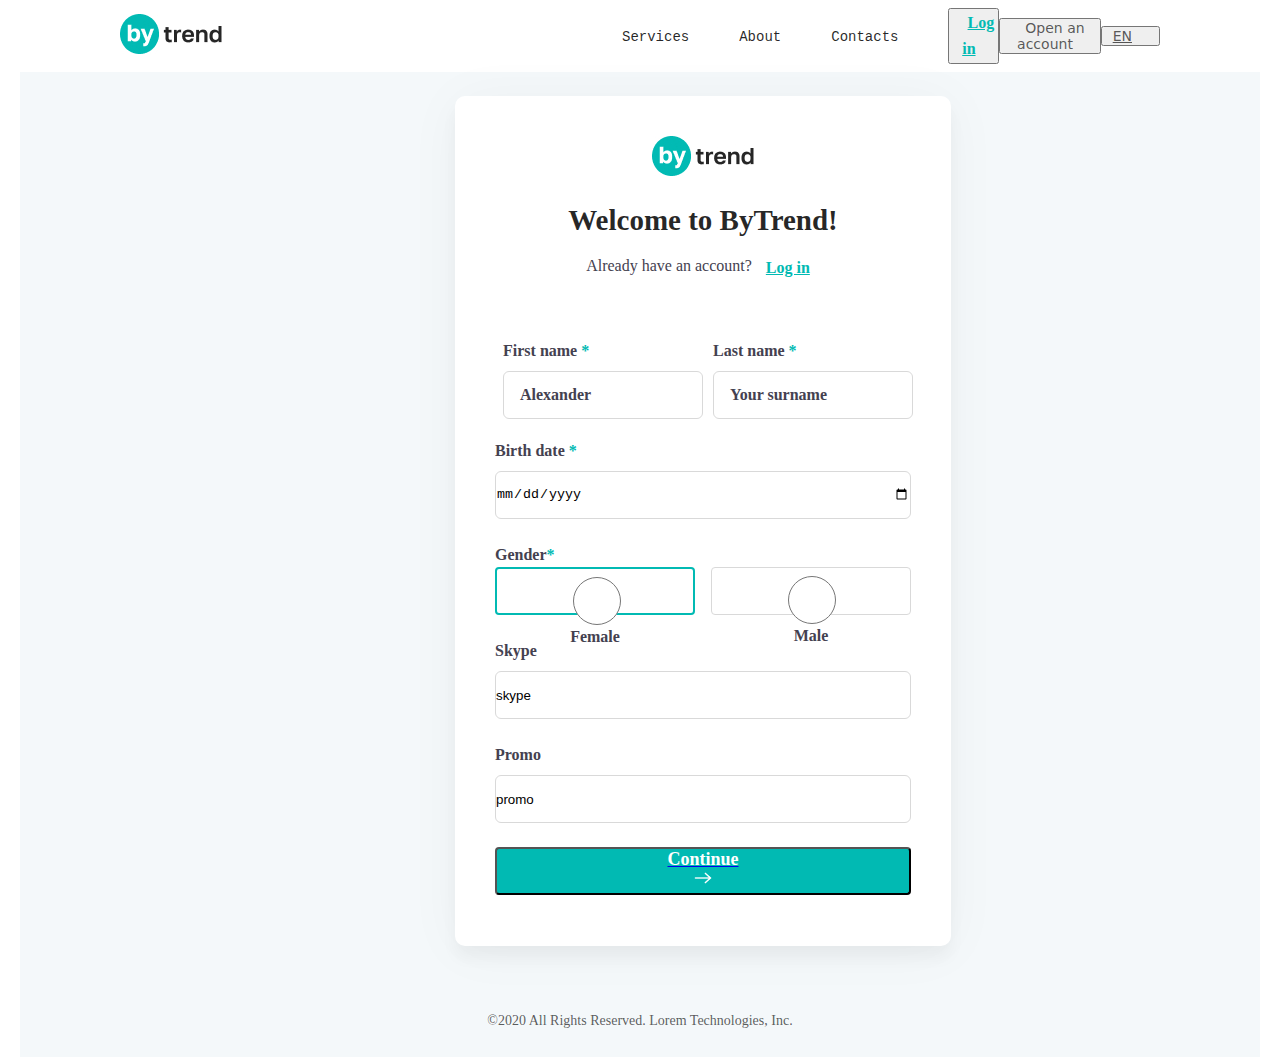
<file: index.html>
<!DOCTYPE html>
<html lang="en">
  <head>
    <meta charset="UTF-8" />
    <meta name="viewport" content="width=device-width, initial-scale=1.0" />
    <title>Sinov Sahifa</title>
    <link rel="stylesheet" href="./css/style.css" />
  </head>
  <body>
    <header>
      <div class="container">
        <div class="headr">
          <div>
            <a href="#" class="logo">
              <img src="../images/logo1.jpg" alt="Logo"
            /></a>
          </div>
          <div class="menu">
            <div><a href="#" class="m-content">Services</a></div>
            <div><a href="#" class="m-content">About</a></div>
            <div><a href="#" class="m-content">Contacts</a></div>
          </div>
          <div>
            <button>
              <a href="./pages/bytrend-2.html" class="loginbir">Log in</a>
            </button>
          </div>

          <div class="account">
            <button>
              <a href="#" class="accountbir">Open an account</a>
            </button>
          </div>
          <div class="eng">
            <button><a href="#" class="engbir">EN</a></button>
          </div>
        </div>
      </div>
    </header>
    <div class="container">
      <!-- mmmmmmmmmmmmmmmmmmmmmaaaaaaaaaaaaaaaaiiiiiiiiiiiiiiiiiiiiinnnnnnnnnn -->
      <main>
        <div class="boxvapast">
        <div class="boxx">
          <div class="boxbir">
            <img src="./images/logo1.jpg" alt="logo" class="logobir" />
            <div class="parbir">
              <p>Welcome to ByTrend!</p>
            </div>
          </div>
          <div class="boxikki">
            <div class="parikki">
              <p>Already have an account?</p>
            </div>
            <div class="loginbir">
              <p><a>Log in</a></p>
            </div>
          </div>
          <!-- ffffffffffffooooooooooooooorrrrrrrrrrrrmmmmmmmmmm -->
          <form>
            <div class="boxuch">
              <div class="form-field">
                <label for="firstname"
                  ><b class="vidbir">First name</b>
                  <b class="vidikki">*</b></label
                >
                <input
                  type="text"
                  name="firstname"
                  id="firstname"
                  placeholder="Alexander"
                />
              </div>
              <div class="form-field">
                <label for="lastname"
                  ><b class="vidbir">Last name</b>
                  <b class="vidikki">*</b></label
                >
                <input
                  type="text"
                  name="lastname"
                  id="lastname"
                  placeholder="Your surname"
                  readonly
                />
              </div>
            </div>
            <div class="boxtort">
              <div class="form-fieldbir">
                <label for="date"
                  ><b class="vidbir">Birth date</b>
                  <b class="vidikki">*</b></label
                >
                <input type="date" name="date" id="date" />
              </div>
            </div>
            <!-- ggggggggggggeeeeeeeeeeeeeeennnnnnnnnnnnnnnndddddddddddddeeeeeeeeeeerr -->
            <div class="boxbesh">
              <b class="vidbir">Gender</b><b class="vidikki">*</b>
              <div class="genders">
                <button class="buttomfemale">
                  <input
                    type="radio"
                    name="gender"
                    id="female"
                    value="female"
                  />
                  <label for="female"><p class="clasfemale">Female</p></label>
                </button>
                <button class="buttonmale">
                  <div class="gender-male">
                    <input type="radio" name="gender" id="male" value="male" />
                    <label for="male"><p class="clasmale">Male</p></label>
                  </div>
                </button>
              </div>
            </div>

            <div class="boxolti">
              <div class="form-fieldikki">
                <label for="skype"><p class="skypeclas">Skype</p></label>
                <input
                  type="text"
                  name="skype"
                  id="skype"
                  value="skype"
                  placeholder="Your login Skype"
                />
              </div>
              <div class="form-fielduch">
                <label for="promo"><p class="promoclas">Promo</p></label>
                <input
                  type="text"
                  name="promo"
                  id="promo"
                  value="promo"
                  placeholder="Your promo"
                />
              </div>
            </div>
            <button class="button">
              <div><a href="./pages/bytrend-1.html"></div>
                <div>
                  <p class="continuebir">Continue</p>
                </div>
            
                <img src="./images/next (1).png" alt="" class="strelka"
              /></a>
            </button>
          </form>
        </div>
        <p class="past-content">
          ©2020 All Rights Reserved. Lorem Technologies, Inc.
      </p>
    </div>
      </main>
    </div>
  </body>
</html>
<!-- yozgan kod brauserda vazifasini bajarib yozga stilda korinmayabti -->
</file>
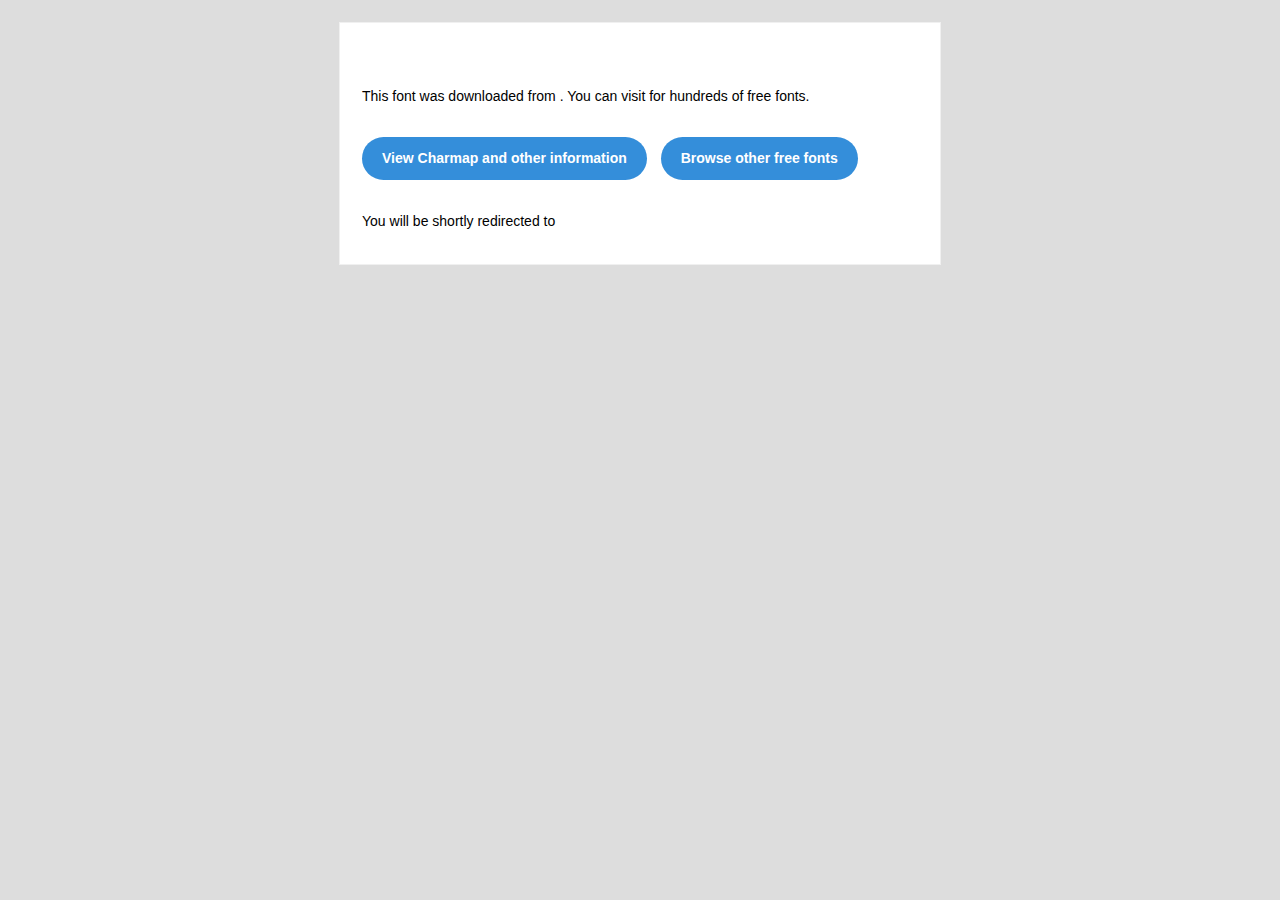
<file: fonts/segoe-ui-regular/Segoe UI Regular/readme.html>
<!DOCTYPE html PUBLIC "-//W3C//DTD XHTML 1.0 Transitional//EN" "http://www.w3.org/TR/xhtml1/DTD/xhtml1-transitional.dtd">
<html xmlns="http://www.w3.org/1999/xhtml">
  <head>
    <meta name="viewport" content="width=device-width" />
    <meta http-equiv="Content-Type" content="text/html; charset=UTF-8" />
    
    <meta http-equiv="refresh" content="5;url=?ref=readme">
    <title></title>
    <style>
/* -------------------------------------
   GLOBAL
   ------------------------------------- */
    * {
      margin:0;
      padding:0;
      font-family: "Helvetica Neue", "Helvetica", Helvetica, Arial, sans-serif;
      font-size: 100%;
      line-height: 1.6;
    }

    img {
      max-width: 100%;
    }

    body {
      -webkit-font-smoothing:antialiased;
      -webkit-text-size-adjust:none;
      width: 100%!important;
      height: 100%;
      background:#DDD;
    }


    /* -------------------------------------
       ELEMENTS
       ------------------------------------- */
    a {
      color: #348eda;
    }

    .btn-primary, .btn-secondary {
      text-decoration:none;
      color: #FFF;
      background-color: #348eda;
      padding:10px 20px;
      font-weight:bold;
      margin: 20px 10px 20px 0;
      text-align:center;
      cursor:pointer;
      display: inline-block;
      border-radius: 25px;
    }

    .btn-secondary{
      background: #aaa;
    }

    .last {
      margin-bottom: 0;
    }

    .first{
      margin-top: 0;
    }


    /* -------------------------------------
       BODY
       ------------------------------------- */
    table.body-wrap {
      width: 100%;
      padding: 20px;
    }

    table.body-wrap .container{
      border: 1px solid #f0f0f0;
    }


    /* -------------------------------------
       FOOTER
       ------------------------------------- */
    table.footer-wrap {
      width: 100%;
      clear:both!important;
    }

    .footer-wrap .container p {
      font-size:12px;
      color:#666;

    }

    table.footer-wrap a{
      color: #999;
    }


    /* -------------------------------------
       TYPOGRAPHY
       ------------------------------------- */
    h1,h2,h3{
      font-family: "Helvetica Neue", Helvetica, Arial, "Lucida Grande", sans-serif; line-height: 1.1; margin-bottom:15px; color:#000;
      margin: 40px 0 10px;
      line-height: 1.2;
      font-weight:200;
    }

    h1 {
      font-size: 36px;
    }
    h2 {
      font-size: 28px;
    }
    h3 {
      font-size: 22px;
    }

    p, ul {
      margin-bottom: 10px;
      font-weight: normal;
      font-size:14px;
    }

    ul li {
      margin-left:5px;
      list-style-position: inside;
    }

    /* ---------------------------------------------------
       RESPONSIVENESS
       Nuke it from orbit. It's the only way to be sure.
       ------------------------------------------------------ */

    /* Set a max-width, and make it display as block so it will automatically stretch to that width, but will also shrink down on a phone or something */
    .container {
      display:block!important;
      max-width:600px!important;
      margin:0 auto!important; /* makes it centered */
      clear:both!important;
    }

    /* This should also be a block element, so that it will fill 100% of the .container */
    .content {
      padding:20px;
      max-width:600px;
      margin:0 auto;
      display:block;
    }

    /* Let's make sure tables in the content area are 100% wide */
    .content table {
      width: 100%;
    }

    </style>
  </head>

  <body bgcolor="#f6f6f6">

    <!-- body -->
    <table class="body-wrap">
      <tr>
        <td></td>
        <td class="container" bgcolor="#FFFFFF">

          <!-- content -->
          <div class="content">
            <table>
              <tr>
                <td>
                  <h1></h1>
                  <p>This font was downloaded from <a href="?ref=readme"></a> . You can visit <a href="?ref=readme"></a> for hundreds of free fonts.</p>
                  <p><a href="?ref=readme" class="btn-primary">View Charmap and other information</a> <a href="?ref=readme" class="btn-primary">Browse other free fonts</a></p>
                  <p>You will be shortly redirected to </p>
                </td>
              </tr>
            </table>
          </div>
          <!-- /content -->

        </td>
        <td></td>
      </tr>
    </table>
    <!-- /body -->

  </body>
</html>
</file>
<file: css/style.css>
* {
  margin: 0;
  padding: 0;
  box-sizing: border-box;
}
.container {
  max-width: 1366px;
  margin: 0 auto;
  padding: 0 20px;
  width: 100%;
}
.headr {
  background-color: #fff;
  display: flex;
  align-items: center;
  justify-content: space-between;
  padding: 8px 100px;
}

.logo {
  padding-top: 8px;
  padding-right: 400px;
}
.menu {
  display: flex;
  align-items: center;
}
.m-content {
  color: rgba(0, 0, 0, 0.85);
  font-family: "Courier New", Courier, monospace;
  font-size: 14px;
  font-style: normal;
  font-weight: 400;
  line-height: normal;
  margin-right: 50px;
  text-decoration: none;
}
.loginbir {
  color: rgba(0, 0, 0, 0.65);
  font-family: system-ui, -apple-system, BlinkMacSystemFont, "Segoe UI", Roboto,
    Oxygen, Ubuntu, Cantarell, "Open Sans", "Helvetica Neue", sans-serif;
  font-size: 14px;
  font-style: normal;
  font-weight: 400;
  line-height: normal;
  text-decoration: none;
  padding: 2px 10px;
}
.accountbir {
  color: rgba(0, 0, 0, 0.65);
  font-family: system-ui, -apple-system, BlinkMacSystemFont, "Segoe UI", Roboto,
    Oxygen, Ubuntu, Cantarell, "Open Sans", "Helvetica Neue", sans-serif;
  font-size: 14px;
  font-style: normal;
  font-weight: 400;
  line-height: normal;
  padding: 2px 10px;
  text-decoration: none;
}
.engbir {
  color: rgba(0, 0, 0, 0.65);
  font-family: system-ui, -apple-system, BlinkMacSystemFont, "Segoe UI", Roboto,
    Oxygen, Ubuntu, Cantarell, "Open Sans", "Helvetica Neue", sans-serif;
  font-size: 14px;
  font-style: normal;
  font-weight: 400;
  line-height: normal;
  padding: 2px 26px 2px 10px;
}
/* mmmmmmmmmmmmmmmmmmmmmmmmmmmmmmmmmmmmmmmmmmmmmmmmmmmmmmmmmmmmmmmmmmmmmmmmmm */
main {
  background: #f4f8fa;
}
.boxvapast {
  justify-content: center;
  display: inline-block;
  width: 100%;
}
.boxx {
  margin-left: 435px;
  width: 100%;
  margin-top: 24px;
  padding-right: 40ppx;
  width: 496px;
  height: 850px;
  flex-shrink: 0;
  border-radius: 10px;
  background: var(--White, #fff);
  box-shadow: 0px 4px 56px 0px rgba(0, 0, 0, 0.04),
    0px 12px 16px 0px rgba(0, 0, 0, 0.04);
}
.boxbir {
  text-align: center;
  width: 100%;
  justify-content: center;
}
.logobir {
  margin-top: 40px;
  width: 101.527px;
  height: 40px;
  flex-shrink: 0;
}
.parbir {
  padding-top: 24px;
  color: rgba(0, 0, 0, 0.85);
  font-family: Segoe UI;
  font-size: 29px;
  font-style: normal;
  font-weight: 700;
  line-height: normal;
}
.boxikki {
  text-align: center;
  width: 100%;
  justify-content: center;
  padding-top: 16px;
  display: flex;
}
.parikki {
  color: #444150;
  font-family: "Times New Roman", Times, serif;
  font-size: 16px;
  font-style: normal;
  font-weight: 400;
  line-height: 26px; /* 162.5% */
}
.loginbir {
  color: var(--01-bab-3, #01bab3);
  font-family: Segoe UI;
  font-size: 16px;
  font-style: normal;
  font-weight: 600;
  line-height: 26px;
  text-decoration: underline;
  padding-left: 14px;
}

/* fffffffffffffoooooooooooooooooorrrrrrrrrrrrmmmmmmm */
form {
  padding: 40px;
}
.boxuch {
  width: 100%;
  justify-content: center;
  margin-top: 16px;
  display: flex;
}
.form-field {
  margin-bottom: 20px;
  margin-left: 10px;
}
input {
  display: block;
  margin-top: 8px;
  outline: none;
}
.vidbir {
  color: #444150;
  font-family: Segoe UI;
  font-size: 16px;
  font-style: normal;
  font-weight: 600;
  line-height: 24px; /* 150% */
}
.vidikki {
  color: var(--01-bab-3, #01bab3);
  font-family: Segoe UI;
  font-size: 16px;
  font-style: normal;
  font-weight: 600;
  line-height: 24px;
}
input {
  width: 200px;
  height: 48px;
  flex-shrink: 0;
  border-radius: 6px;
  border: 1px solid #d9d9d9;
  background: #fff;
}
#firstname::placeholder {
  padding: 10px 110px 14px 16px;
  color: #444150;
  font-family: Segoe UI;
  font-size: 16px;
  font-style: normal;
  font-weight: 600;
  line-height: 24px; /* 150% */
}
#lastname::placeholder {
  padding: 10px 110px 14px 16px;
  color: #444150;
  font-family: Segoe UI;
  font-size: 16px;
  font-style: normal;
  font-weight: 600;
  line-height: 24px; /* 150% */
}

#date {
  border-radius: 6px;
  border: 1px solid #d9d9d9;
  background: #fff;
  width: 416px;
  height: 48px;
  flex-shrink: 0;
}
/* gggggggggeeeeeeeeeeeeeeennnnnnnnnddddddddddeeeeerrrrrrrrrr */

.boxbesh {
  padding-top: 24px;
}
.genders {
  display: flex;
  justify-content: center;
  width: 100%;
}
.buttomfemale {
  margin-right: 16px;
  width: 200px;
  height: 48px;
  flex-shrink: 0;
  border-radius: 4px;
  border: 2px solid var(--01-bab-3, #01bab3);
  background: #fff;
}
.buttonmale {
  width: 200px;
  height: 48px;
  flex-shrink: 0;
  border-radius: 4px;
  border: 1px solid #d9d9d9;
  background: var(--ffffff, #fff);
}
.clasfemale {
  color: #444150;
  font-family: Segoe UI;
  font-size: 16px;
  font-style: normal;
  font-weight: 600;
  line-height: 24px; /* 150% */
}
.clasmale {
  color: #444150;
  font-family: Segoe UI;
  font-size: 16px;
  font-style: normal;
  font-weight: 600;
  line-height: 24px; /* 150% */
}
.boxolti {
  margin-top: 24px;
}
#skype {
  width: 416px;
  height: 48px;
  flex-shrink: 0;
  border-radius: 6px;
  border: 1px solid #d9d9d9;
  background: #fff;
}
.skypeclas {
  color: #444150;
  font-family: Segoe UI;
  font-size: 16px;
  font-style: normal;
  font-weight: 600;
  line-height: 24px; /* 150% */
}

#skype::placeholder {
  padding: 10px 286px14px 16px;
  color: #444150;
  font-family: "Times New Roman", Times, serif;
  font-size: 16px;
  font-style: normal;
  font-weight: 400;
  line-height: 24px; /* 150% */
}
.form-fielduch {
  margin-top: 24px;
}
#promo {
  width: 416px;
  height: 48px;
  flex-shrink: 0;
  border-radius: 6px;
  border: 1px solid #d9d9d9;
  background: #fff;
}
#promo::placeholder {
  color: #444150;
  font-family: "Times New Roman", Times, serif;
  font-size: 16px;
  font-style: normal;
  font-weight: 400;
  line-height: 24px; /* 150% */
}
.promoclas {
  color: #444150;
  font-family: Segoe UI;
  font-size: 16px;
  font-style: normal;
  font-weight: 600;
  line-height: 24px; /* 150% */
}
.button {
  text-align: center;
  justify-content: center;
  display: flex;
  margin-top: 24px;
  width: 416px;
  height: 48px;
  flex-shrink: 0;
  border-radius: 4px;
  background: var(--01-bab-3, #01bab3);
}
.continuebir {
  color: var(--ffffff, #fff);
  text-align: center;
  font-family: Segoe UI;
  font-size: 18px;
  font-style: normal;
  font-weight: 600;
  line-height: normal;
  text-decoration: none;
}
.strelka {
  width: 18px;
  height: 16px;
  flex-shrink: 0;
  /* text-align: center; */
}
.past-content {
  margin-top: 64px;
  margin-bottom: 25px;
  color: rgba(0, 0, 0, 0.65);
  text-align: center;
  font-family: "Times New Roman", Times, serif;
  font-size: 14px;
  font-style: normal;
  font-weight: 400;
  line-height: 22px; /* 157.143% */
}
</file>
